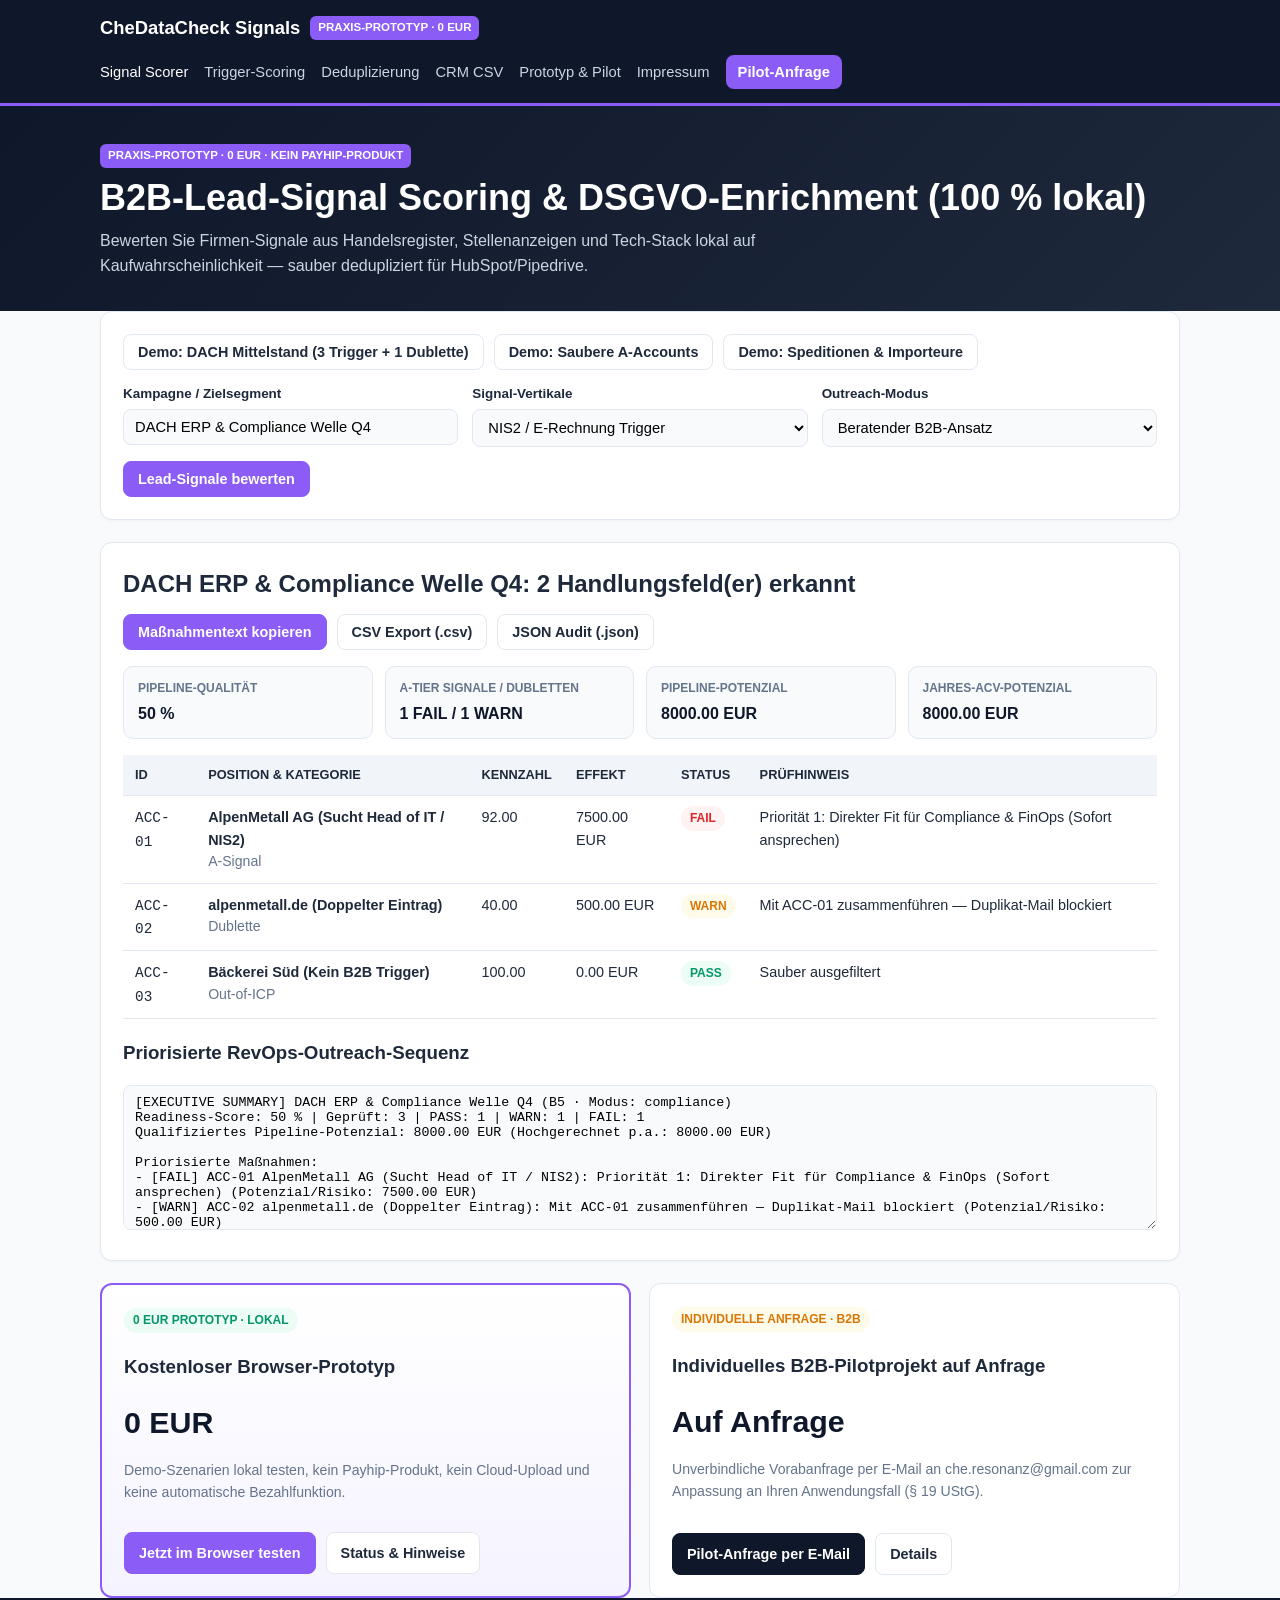
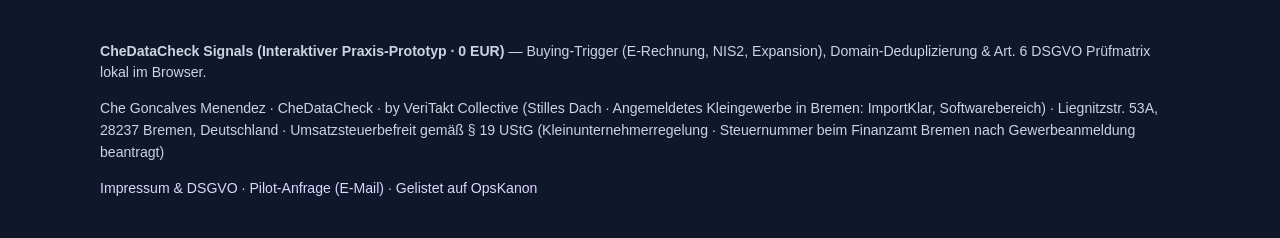
<file: index.html>
<!DOCTYPE html>
<html lang="de">
<head>
  <meta charset="utf-8" />
  <meta name="viewport" content="width=device-width, initial-scale=1" />
  <title>CheDataCheck Signals — Datensparsame B2B Buying-Signals (DSGVO-Check) &amp; RevOps Scoring</title>
  <meta name="description" content="Buying-Trigger (E-Rechnung, NIS2, Expansion), Domain-Deduplizierung &amp; Art. 6 DSGVO Prüfmatrix lokal im Browser." />
  <link rel="canonical" href="https://cheresonanz-design.github.io/chedatacheck-signal-enrichment/" />
  <link rel="stylesheet" href="assets/styles.css" />
  <script type="application/ld+json">{"@context": "https://schema.org", "@type": "SoftwareApplication", "name": "CheDataCheck Signals", "applicationCategory": "BusinessApplication", "offers": {"@type": "Offer", "price": "0", "priceCurrency": "EUR"}, "url": "https://cheresonanz-design.github.io/chedatacheck-signal-enrichment/"}</script>
</head>
<body>
  <header class="topbar">
    <div class="container topbar-inner">
      <a class="brand-mark" href="index.html"><span>CheDataCheck Signals</span><span class="brand-badge">PRAXIS-PROTOTYP · 0 EUR</span></a>
      <nav class="nav-links" aria-label="Hauptnavigation"><a href="index.html" class="active">Signal Scorer</a>
<a href="trigger-scoring/" class="">Trigger-Scoring</a>
<a href="dedupe-normalization/" class="">Deduplizierung</a>
<a href="crm-csv-export/" class="">CRM CSV</a>
<a href="pro/" class="">Prototyp &amp; Pilot</a>
<a href="legal/" class="">Impressum</a><a href="pro/" class="nav-cta">Pilot-Anfrage</a></nav>
    </div>
  </header>
  
  <section class="hero"><div class="container"><span class="brand-badge" style="margin-bottom:8px;display:inline-block;">PRAXIS-PROTOTYP · 0 EUR · KEIN PAYHIP-PRODUKT</span><h1>B2B-Lead-Signal Scoring &amp; DSGVO-Enrichment (100 % lokal)</h1><p>Bewerten Sie Firmen-Signale aus Handelsregister, Stellenanzeigen und Tech-Stack lokal auf Kaufwahrscheinlichkeit — sauber dedupliziert für HubSpot/Pipedrive.</p></div></section>
  <main class="container">
    <div class="card">
      <div class="btn-row" style="margin-top:0;margin-bottom:14px;">
        <button type="button" class="btn" id="sample1Btn">Demo: DACH Mittelstand (3 Trigger + 1 Dublette)</button>
        <button type="button" class="btn" id="sample2Btn">Demo: Saubere A-Accounts</button>
        <button type="button" class="btn" id="sample3Btn">Demo: Speditionen &amp; Importeure</button>
      </div>
      <div class="form-grid">
        <div><label for="profileInput">Kampagne / Zielsegment</label><input type="text" id="profileInput" /></div>
        <div><label for="modeSelect">Signal-Vertikale</label><select id="modeSelect"><option value="compliance">NIS2 / E-Rechnung Trigger</option><option value="expansion">Standort- &amp; Hiring-Signale</option><option value="logistics">Import-/Zoll-Vertikale</option></select></div>
        <div><label for="toneSelect">Outreach-Modus</label><select id="toneSelect"><option value="executive">Beratender B2B-Ansatz</option><option value="streng">Direkter ROI-Trigger</option></select></div>
      </div>
      <div class="btn-row"><button type="button" class="btn btn-primary" id="runCheckBtn">Lead-Signale bewerten</button></div>
    </div>

    <div id="resultCard" class="card hidden">
      <div style="display:flex;flex-wrap:wrap;justify-content:space-between;align-items:center;gap:12px;">
        <h2 id="resultHeadline" style="margin:0;">Ergebnis</h2>
        <div class="btn-row" style="margin:0;">
          <button type="button" class="btn btn-primary" id="copyActionBtn">Maßnahmentext kopieren</button>
          <button type="button" class="btn" id="dlCsvBtn">CSV Export (.csv)</button>
          <button type="button" class="btn" id="dlJsonBtn">JSON Audit (.json)</button>
        </div>
      </div>
      <div class="kpi-grid">
        <div class="kpi-box"><div class="kpi-label">Pipeline-Qualität</div><div class="kpi-val" id="kpi1Val">-</div></div>
        <div class="kpi-box"><div class="kpi-label">A-Tier Signale / Dubletten</div><div class="kpi-val" id="kpi2Val">-</div></div>
        <div class="kpi-box"><div class="kpi-label">Pipeline-Potenzial</div><div class="kpi-val" id="kpi3Val">-</div></div>
        <div class="kpi-box"><div class="kpi-label">Jahres-ACV-Potenzial</div><div class="kpi-val" id="kpi4Val">-</div></div>
      </div>
      <div class="table-wrap"><table><thead><tr><th>ID</th><th>Position &amp; Kategorie</th><th>Kennzahl</th><th>Effekt</th><th>Status</th><th>Prüfhinweis</th></tr></thead><tbody id="entriesBody"></tbody></table></div>
      <h3>Priorisierte RevOps-Outreach-Sequenz</h3>
      <textarea id="actionBox" readonly aria-label="Maßnahmentext"></textarea>
    </div>

    <div class="pricing-grid">
      <div class="offer-card highlight"><div><span class="badge badge-pass">0 EUR PROTOTYP · LOKAL</span><h3>Kostenloser Browser-Prototyp</h3><div class="offer-price">0 EUR</div><p class="muted">Demo-Szenarien lokal testen, kein Payhip-Produkt, kein Cloud-Upload und keine automatische Bezahlfunktion.</p></div><div class="btn-row"><a href="#top" class="btn btn-primary">Jetzt im Browser testen</a><a href="pro/" class="btn">Status &amp; Hinweise</a></div></div>
      <div class="offer-card"><div><span class="badge badge-warn">INDIVIDUELLE ANFRAGE · B2B</span><h3>Individuelles B2B-Pilotprojekt auf Anfrage</h3><div class="offer-price">Auf Anfrage</div><p class="muted">Unverbindliche Vorabanfrage per E-Mail an che.resonanz@gmail.com zur Anpassung an Ihren Anwendungsfall (§ 19 UStG).</p></div><div class="btn-row"><a href="mailto:che.resonanz@gmail.com?subject=Unverbindliche%20B2B-Pilotanfrage%3A%20CheDataCheck%20Signals" class="btn btn-dark">Pilot-Anfrage per E-Mail</a><a href="pro/" class="btn">Details</a></div></div>
    </div>
  </main>
  <footer class="footer">
    <div class="container">
      <p><strong>CheDataCheck Signals (Interaktiver Praxis-Prototyp · 0 EUR)</strong> — Buying-Trigger (E-Rechnung, NIS2, Expansion), Domain-Deduplizierung &amp; Art. 6 DSGVO Prüfmatrix lokal im Browser.</p>
      <p>Che Goncalves Menendez · CheDataCheck · by VeriTakt Collective (Stilles Dach · Angemeldetes Kleingewerbe in Bremen: ImportKlar, Softwarebereich) · Liegnitzstr. 53A, 28237 Bremen, Deutschland · Umsatzsteuerbefreit gemäß § 19 UStG (Kleinunternehmerregelung · Steuernummer beim Finanzamt Bremen nach Gewerbeanmeldung beantragt)</p>
      <p><a href="legal/">Impressum &amp; DSGVO</a> · <a href="pro/">Pilot-Anfrage (E-Mail)</a> · <a href="https://cheresonanz-design.github.io/opskanon-directory/" target="_blank" rel="noopener">Gelistet auf OpsKanon</a></p>
    </div>
  </footer>
  <script src="assets/b2b_signals_engine.js"></script><script src="assets/app.js"></script>
</body>
</html>
</file>
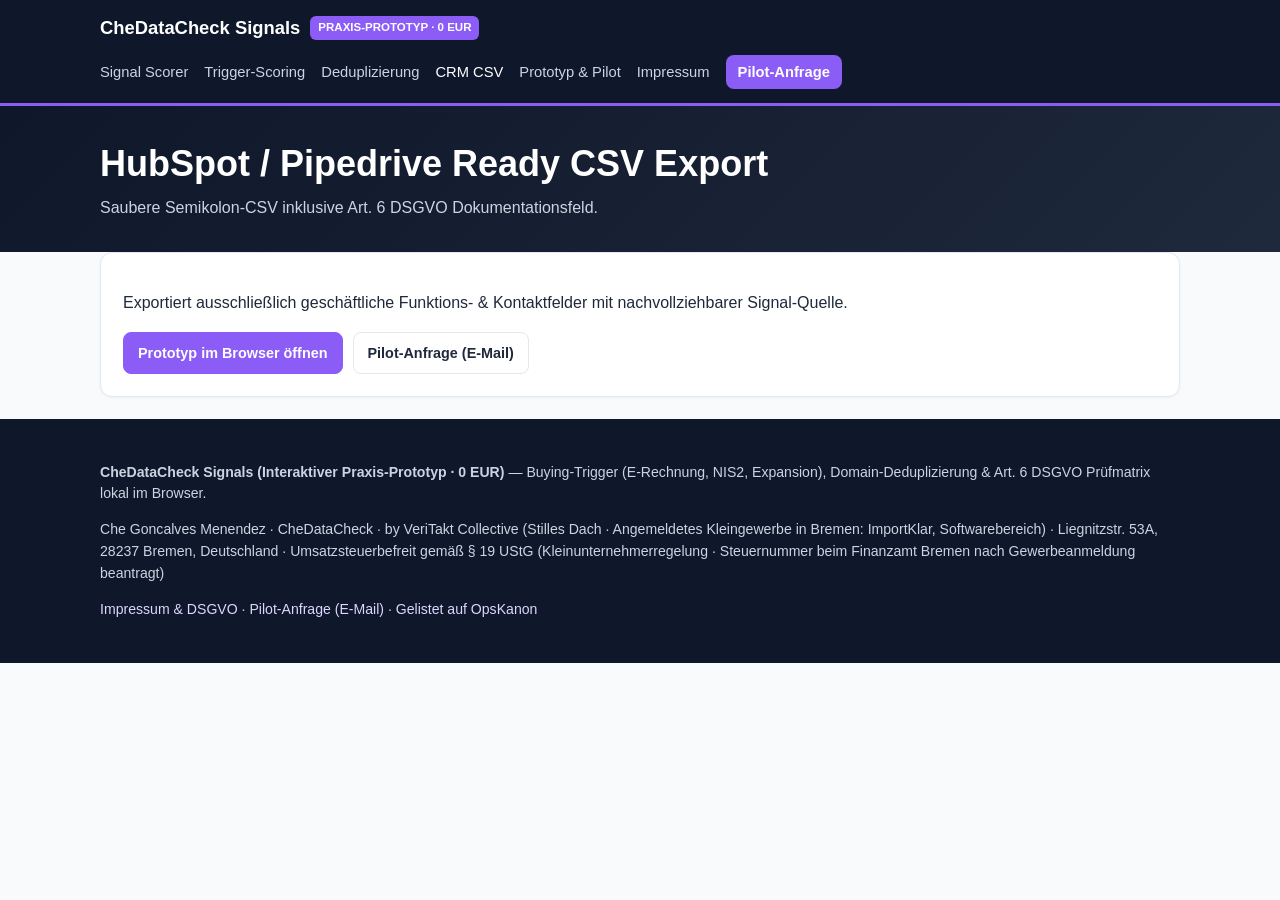
<file: crm-csv-export/index.html>
<!DOCTYPE html>
<html lang="de">
<head>
  <meta charset="utf-8" />
  <meta name="viewport" content="width=device-width, initial-scale=1" />
  <title>HubSpot / Pipedrive Ready CSV Export — CheDataCheck Signals</title>
  <meta name="description" content="Saubere Semikolon-CSV inklusive Art. 6 DSGVO Dokumentationsfeld." />
  <link rel="canonical" href="https://cheresonanz-design.github.io/chedatacheck-signal-enrichment/crm-csv-export/" />
  <link rel="stylesheet" href="../assets/styles.css" />
  
</head>
<body>
  <header class="topbar">
    <div class="container topbar-inner">
      <a class="brand-mark" href="../index.html"><span>CheDataCheck Signals</span><span class="brand-badge">PRAXIS-PROTOTYP · 0 EUR</span></a>
      <nav class="nav-links" aria-label="Hauptnavigation"><a href="../index.html" class="">Signal Scorer</a>
<a href="../trigger-scoring/" class="">Trigger-Scoring</a>
<a href="../dedupe-normalization/" class="">Deduplizierung</a>
<a href="../crm-csv-export/" class="active">CRM CSV</a>
<a href="../pro/" class="">Prototyp &amp; Pilot</a>
<a href="../legal/" class="">Impressum</a><a href="../pro/" class="nav-cta">Pilot-Anfrage</a></nav>
    </div>
  </header>
  <section class="hero"><div class="container"><h1>HubSpot / Pipedrive Ready CSV Export</h1><p>Saubere Semikolon-CSV inklusive Art. 6 DSGVO Dokumentationsfeld.</p></div></section><main class="container"><div class="card"><p>Exportiert ausschließlich geschäftliche Funktions- &amp; Kontaktfelder mit nachvollziehbarer Signal-Quelle.</p><div class="btn-row"><a href="../index.html" class="btn btn-primary">Prototyp im Browser öffnen</a><a href="../pro/" class="btn">Pilot-Anfrage (E-Mail)</a></div></div></main>
  <footer class="footer">
    <div class="container">
      <p><strong>CheDataCheck Signals (Interaktiver Praxis-Prototyp · 0 EUR)</strong> — Buying-Trigger (E-Rechnung, NIS2, Expansion), Domain-Deduplizierung &amp; Art. 6 DSGVO Prüfmatrix lokal im Browser.</p>
      <p>Che Goncalves Menendez · CheDataCheck · by VeriTakt Collective (Stilles Dach · Angemeldetes Kleingewerbe in Bremen: ImportKlar, Softwarebereich) · Liegnitzstr. 53A, 28237 Bremen, Deutschland · Umsatzsteuerbefreit gemäß § 19 UStG (Kleinunternehmerregelung · Steuernummer beim Finanzamt Bremen nach Gewerbeanmeldung beantragt)</p>
      <p><a href="../legal/">Impressum &amp; DSGVO</a> · <a href="../pro/">Pilot-Anfrage (E-Mail)</a> · <a href="https://cheresonanz-design.github.io/opskanon-directory/" target="_blank" rel="noopener">Gelistet auf OpsKanon</a></p>
    </div>
  </footer>
  
</body>
</html>
</file>
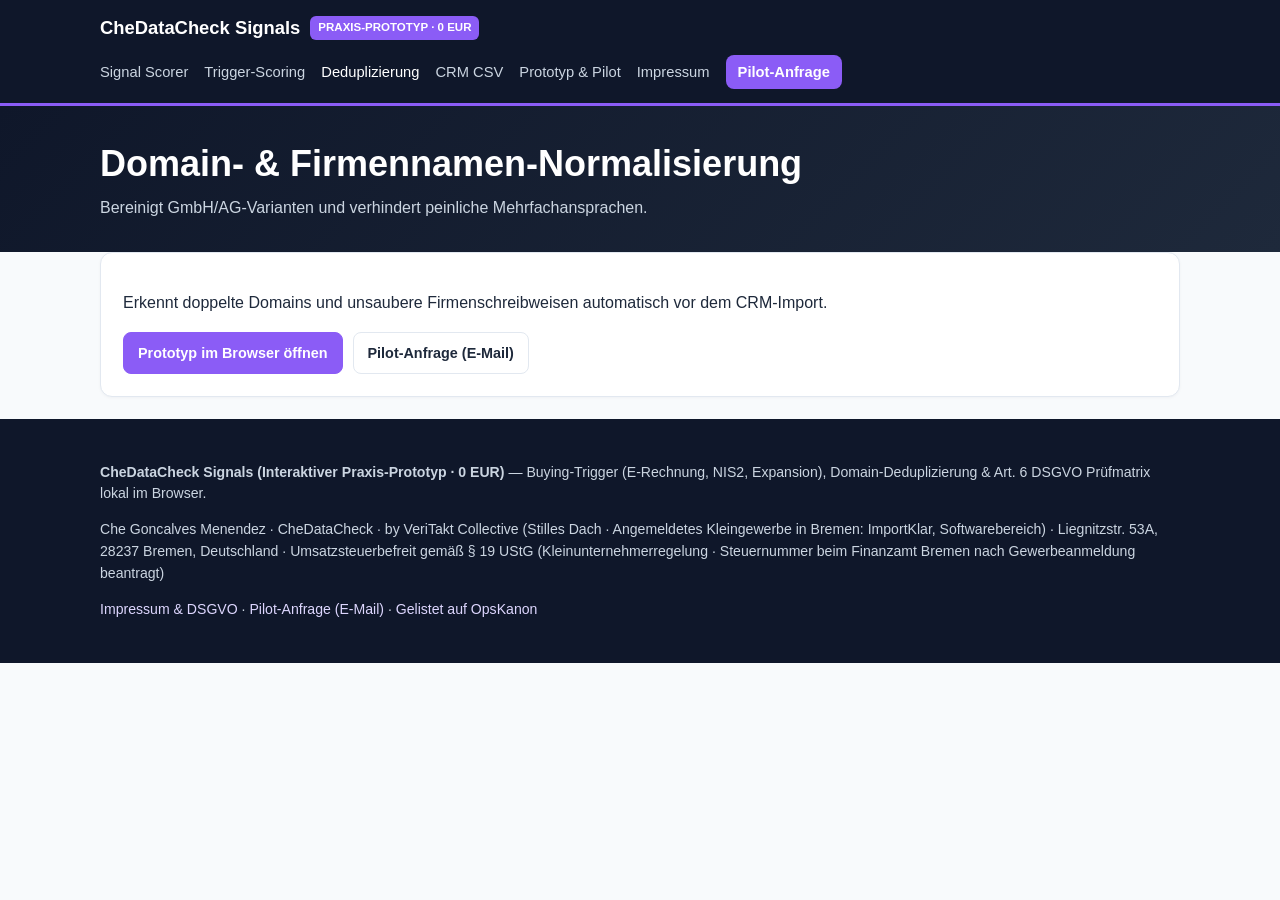
<file: dedupe-normalization/index.html>
<!DOCTYPE html>
<html lang="de">
<head>
  <meta charset="utf-8" />
  <meta name="viewport" content="width=device-width, initial-scale=1" />
  <title>Domain- &amp; Firmennamen-Normalisierung — CheDataCheck Signals</title>
  <meta name="description" content="Bereinigt GmbH/AG-Varianten und verhindert peinliche Mehrfachansprachen." />
  <link rel="canonical" href="https://cheresonanz-design.github.io/chedatacheck-signal-enrichment/dedupe-normalization/" />
  <link rel="stylesheet" href="../assets/styles.css" />
  
</head>
<body>
  <header class="topbar">
    <div class="container topbar-inner">
      <a class="brand-mark" href="../index.html"><span>CheDataCheck Signals</span><span class="brand-badge">PRAXIS-PROTOTYP · 0 EUR</span></a>
      <nav class="nav-links" aria-label="Hauptnavigation"><a href="../index.html" class="">Signal Scorer</a>
<a href="../trigger-scoring/" class="">Trigger-Scoring</a>
<a href="../dedupe-normalization/" class="active">Deduplizierung</a>
<a href="../crm-csv-export/" class="">CRM CSV</a>
<a href="../pro/" class="">Prototyp &amp; Pilot</a>
<a href="../legal/" class="">Impressum</a><a href="../pro/" class="nav-cta">Pilot-Anfrage</a></nav>
    </div>
  </header>
  <section class="hero"><div class="container"><h1>Domain- &amp; Firmennamen-Normalisierung</h1><p>Bereinigt GmbH/AG-Varianten und verhindert peinliche Mehrfachansprachen.</p></div></section><main class="container"><div class="card"><p>Erkennt doppelte Domains und unsaubere Firmenschreibweisen automatisch vor dem CRM-Import.</p><div class="btn-row"><a href="../index.html" class="btn btn-primary">Prototyp im Browser öffnen</a><a href="../pro/" class="btn">Pilot-Anfrage (E-Mail)</a></div></div></main>
  <footer class="footer">
    <div class="container">
      <p><strong>CheDataCheck Signals (Interaktiver Praxis-Prototyp · 0 EUR)</strong> — Buying-Trigger (E-Rechnung, NIS2, Expansion), Domain-Deduplizierung &amp; Art. 6 DSGVO Prüfmatrix lokal im Browser.</p>
      <p>Che Goncalves Menendez · CheDataCheck · by VeriTakt Collective (Stilles Dach · Angemeldetes Kleingewerbe in Bremen: ImportKlar, Softwarebereich) · Liegnitzstr. 53A, 28237 Bremen, Deutschland · Umsatzsteuerbefreit gemäß § 19 UStG (Kleinunternehmerregelung · Steuernummer beim Finanzamt Bremen nach Gewerbeanmeldung beantragt)</p>
      <p><a href="../legal/">Impressum &amp; DSGVO</a> · <a href="../pro/">Pilot-Anfrage (E-Mail)</a> · <a href="https://cheresonanz-design.github.io/opskanon-directory/" target="_blank" rel="noopener">Gelistet auf OpsKanon</a></p>
    </div>
  </footer>
  
</body>
</html>
</file>
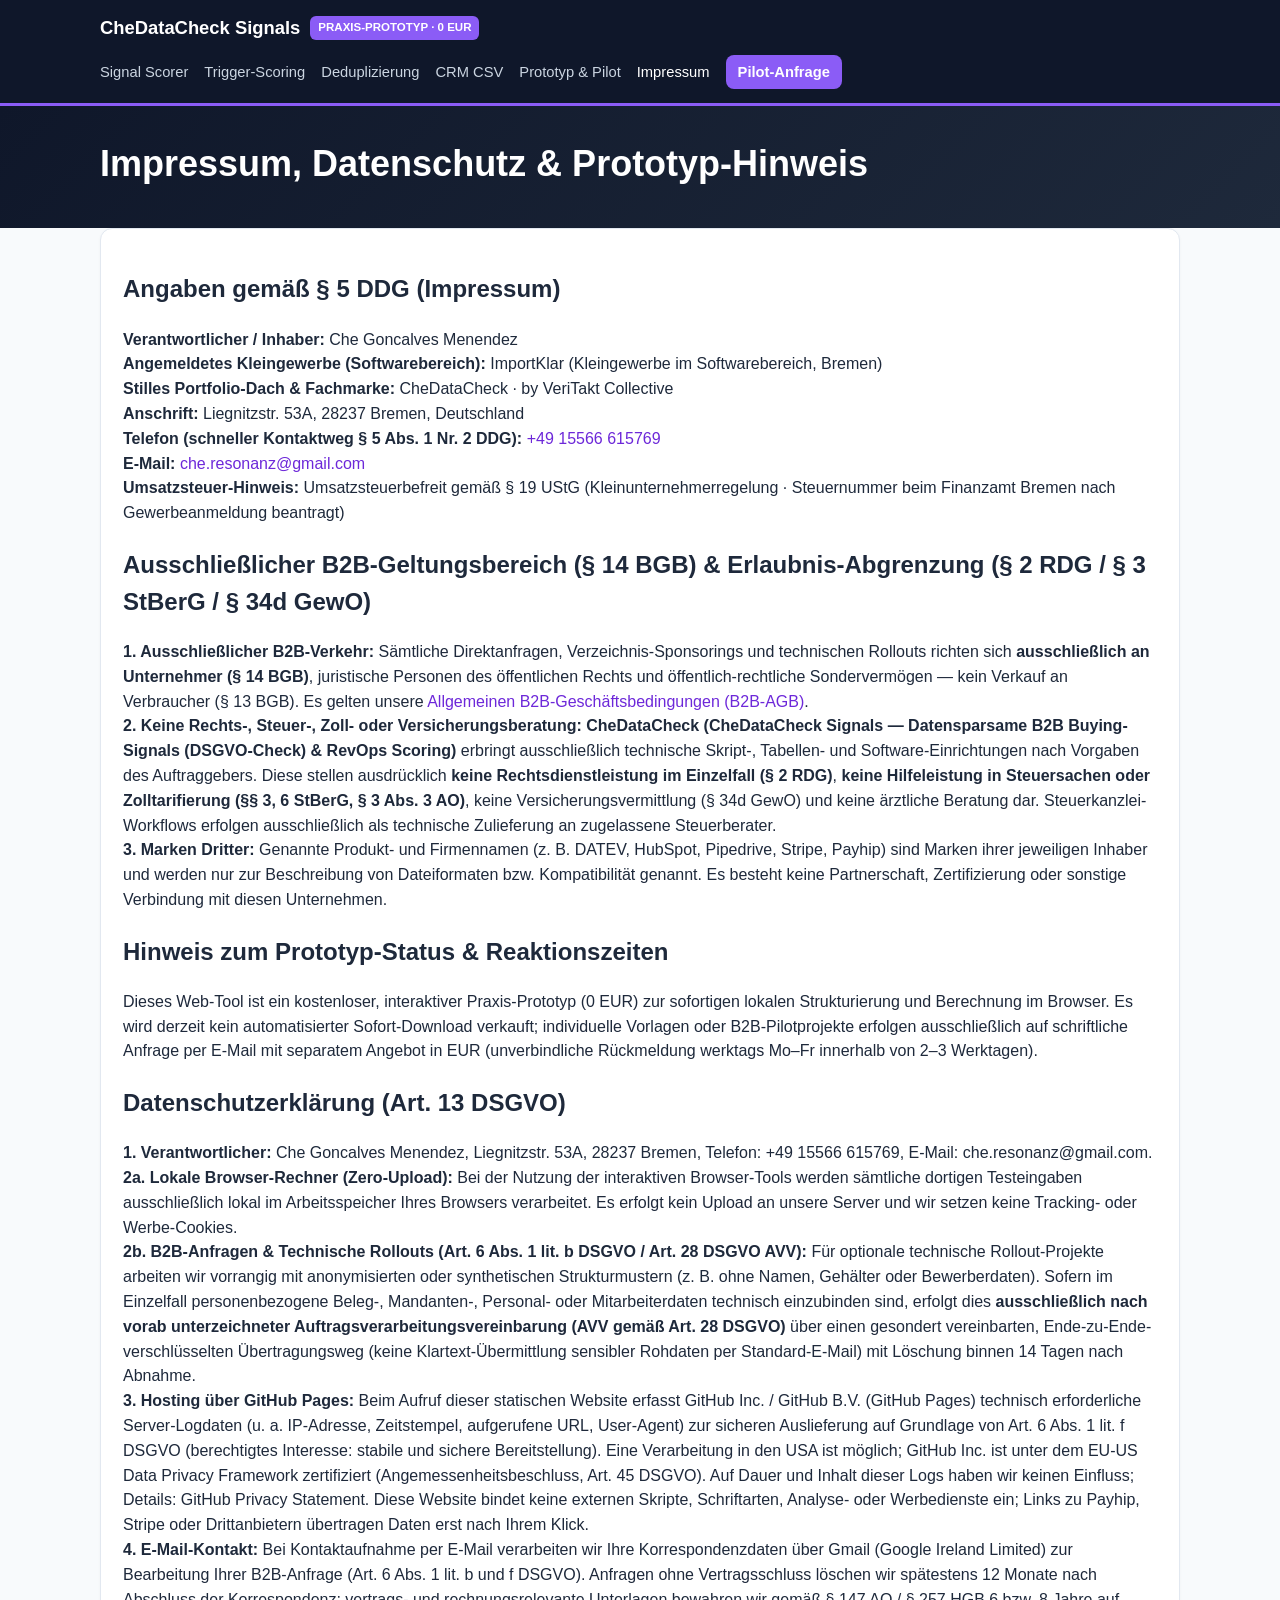
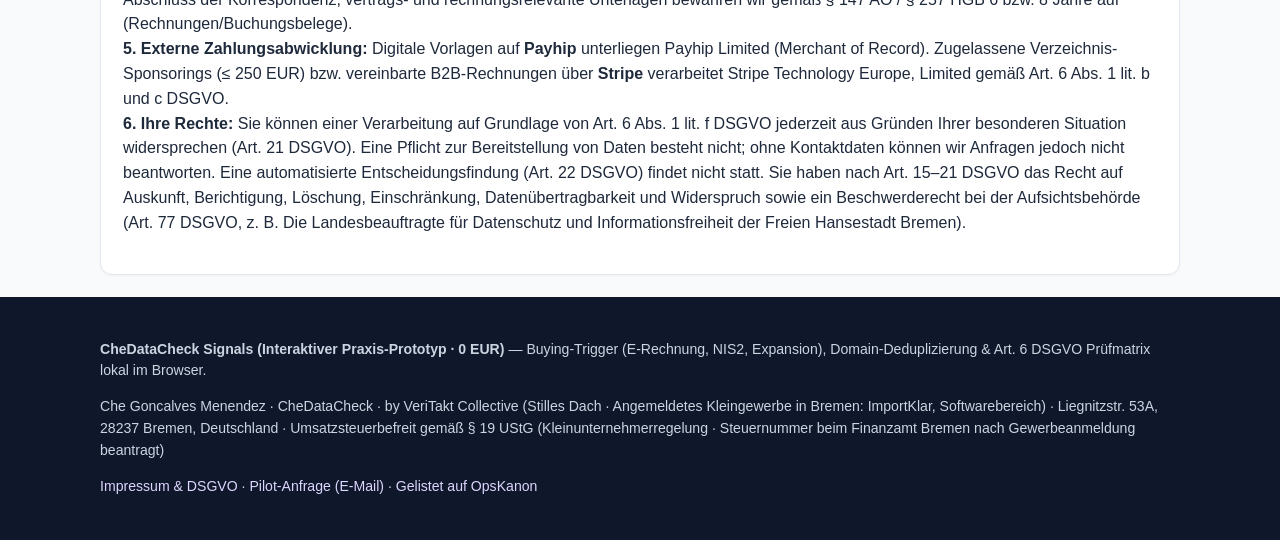
<file: legal/index.html>
<!DOCTYPE html>
<html lang="de">
<head>
  <meta charset="utf-8" />
  <meta name="viewport" content="width=device-width, initial-scale=1" />
  <title>Impressum &amp; Datenschutz — CheDataCheck Signals</title>
  <meta name="description" content="Anbieterkennzeichnung § 5 DDG &amp; Art. 13 DSGVO." />
  <link rel="canonical" href="https://cheresonanz-design.github.io/chedatacheck-signal-enrichment/legal/" />
  <link rel="stylesheet" href="../assets/styles.css" />
  
</head>
<body>
  <header class="topbar">
    <div class="container topbar-inner">
      <a class="brand-mark" href="../index.html"><span>CheDataCheck Signals</span><span class="brand-badge">PRAXIS-PROTOTYP · 0 EUR</span></a>
      <nav class="nav-links" aria-label="Hauptnavigation"><a href="../index.html" class="">Signal Scorer</a>
<a href="../trigger-scoring/" class="">Trigger-Scoring</a>
<a href="../dedupe-normalization/" class="">Deduplizierung</a>
<a href="../crm-csv-export/" class="">CRM CSV</a>
<a href="../pro/" class="">Prototyp &amp; Pilot</a>
<a href="../legal/" class="active">Impressum</a><a href="../pro/" class="nav-cta">Pilot-Anfrage</a></nav>
    </div>
  </header>
  <section class="hero"><div class="container"><h1>Impressum, Datenschutz &amp; Prototyp-Hinweis</h1></div></section><main class="container">
    <div class="card">
      <h2>Angaben gemäß § 5 DDG (Impressum)</h2>
      <p>
        <strong>Verantwortlicher / Inhaber:</strong> Che Goncalves Menendez<br />
        <strong>Angemeldetes Kleingewerbe (Softwarebereich):</strong> ImportKlar (Kleingewerbe im Softwarebereich, Bremen)<br />
        <strong>Stilles Portfolio-Dach &amp; Fachmarke:</strong> CheDataCheck · by VeriTakt Collective<br />
        <strong>Anschrift:</strong> Liegnitzstr. 53A, 28237 Bremen, Deutschland<br />
        <strong>Telefon (schneller Kontaktweg § 5 Abs. 1 Nr. 2 DDG):</strong> <a href="tel:+4915566615769">+49 15566 615769</a><br />
        <strong>E-Mail:</strong> <a href="mailto:che.resonanz@gmail.com">che.resonanz@gmail.com</a><br />
        <strong>Umsatzsteuer-Hinweis:</strong> Umsatzsteuerbefreit gemäß § 19 UStG (Kleinunternehmerregelung · Steuernummer beim Finanzamt Bremen nach Gewerbeanmeldung beantragt)
      </p>

      <h2>Ausschließlicher B2B-Geltungsbereich (§ 14 BGB) &amp; Erlaubnis-Abgrenzung (§ 2 RDG / § 3 StBerG / § 34d GewO)</h2>
      <p>
        <strong>1. Ausschließlicher B2B-Verkehr:</strong> Sämtliche Direktanfragen, Verzeichnis-Sponsorings und technischen Rollouts richten sich
        <strong>ausschließlich an Unternehmer (§ 14 BGB)</strong>, juristische Personen des öffentlichen Rechts und öffentlich-rechtliche Sondervermögen — kein Verkauf an Verbraucher (§ 13 BGB).
        Es gelten unsere <a href="https://cheresonanz-design.github.io/opskanon-directory/agb/" target="_blank" rel="noopener">Allgemeinen B2B-Geschäftsbedingungen (B2B-AGB)</a>.<br />
        <strong>2. Keine Rechts-, Steuer-, Zoll- oder Versicherungsberatung:</strong> <strong>CheDataCheck (CheDataCheck Signals — Datensparsame B2B Buying-Signals (DSGVO-Check) &amp; RevOps Scoring)</strong> erbringt ausschließlich
        technische Skript-, Tabellen- und Software-Einrichtungen nach Vorgaben des Auftraggebers. Diese stellen ausdrücklich <strong>keine Rechtsdienstleistung im Einzelfall (§ 2 RDG)</strong>,
        <strong>keine Hilfeleistung in Steuersachen oder Zolltarifierung (§§ 3, 6 StBerG, § 3 Abs. 3 AO)</strong>, keine Versicherungsvermittlung (§ 34d GewO) und keine ärztliche Beratung dar.
        Steuerkanzlei-Workflows erfolgen ausschließlich als technische Zulieferung an zugelassene Steuerberater.<br />
        <strong>3. Marken Dritter:</strong> Genannte Produkt- und Firmennamen (z. B. DATEV, HubSpot, Pipedrive, Stripe, Payhip) sind Marken ihrer jeweiligen Inhaber
        und werden nur zur Beschreibung von Dateiformaten bzw. Kompatibilität genannt. Es besteht keine Partnerschaft, Zertifizierung oder sonstige Verbindung mit diesen Unternehmen.
      </p>
      
      <h2>Hinweis zum Prototyp-Status &amp; Reaktionszeiten</h2>
      <p>
        Dieses Web-Tool ist ein kostenloser, interaktiver Praxis-Prototyp (0 EUR) zur sofortigen lokalen Strukturierung und Berechnung im Browser.
        Es wird derzeit kein automatisierter Sofort-Download verkauft; individuelle Vorlagen oder B2B-Pilotprojekte erfolgen ausschließlich
        auf schriftliche Anfrage per E-Mail mit separatem Angebot in EUR (unverbindliche Rückmeldung werktags Mo–Fr innerhalb von 2–3 Werktagen).
      </p>

      <h2>Datenschutzerklärung (Art. 13 DSGVO)</h2>
      <p>
        <strong>1. Verantwortlicher:</strong> Che Goncalves Menendez, Liegnitzstr. 53A, 28237 Bremen, Telefon: +49 15566 615769, E-Mail: che.resonanz@gmail.com.<br />
        <strong>2a. Lokale Browser-Rechner (Zero-Upload):</strong> Bei der Nutzung der interaktiven Browser-Tools werden sämtliche dortigen Testeingaben
        ausschließlich lokal im Arbeitsspeicher Ihres Browsers verarbeitet. Es erfolgt kein Upload an unsere Server und wir setzen keine Tracking- oder Werbe-Cookies.<br />
        <strong>2b. B2B-Anfragen &amp; Technische Rollouts (Art. 6 Abs. 1 lit. b DSGVO / Art. 28 DSGVO AVV):</strong> Für optionale technische Rollout-Projekte arbeiten wir
        vorrangig mit anonymisierten oder synthetischen Strukturmustern (z. B. ohne Namen, Gehälter oder Bewerberdaten). Sofern im Einzelfall personenbezogene Beleg-, Mandanten-,
        Personal- oder Mitarbeiterdaten technisch einzubinden sind, erfolgt dies <strong>ausschließlich nach vorab unterzeichneter Auftragsverarbeitungsvereinbarung (AVV gemäß Art. 28 DSGVO)</strong>
        über einen gesondert vereinbarten, Ende-zu-Ende-verschlüsselten Übertragungsweg (keine Klartext-Übermittlung sensibler Rohdaten per Standard-E-Mail) mit Löschung binnen 14 Tagen nach Abnahme.<br />
        <strong>3. Hosting über GitHub Pages:</strong> Beim Aufruf dieser statischen Website erfasst GitHub Inc. / GitHub B.V. (GitHub Pages) technisch erforderliche
        Server-Logdaten (u. a. IP-Adresse, Zeitstempel, aufgerufene URL, User-Agent) zur sicheren Auslieferung auf Grundlage von Art. 6 Abs. 1 lit. f DSGVO
        (berechtigtes Interesse: stabile und sichere Bereitstellung). Eine Verarbeitung in den USA ist möglich; GitHub Inc. ist unter dem EU-US Data Privacy Framework
        zertifiziert (Angemessenheitsbeschluss, Art. 45 DSGVO). Auf Dauer und Inhalt dieser Logs haben wir keinen Einfluss; Details: GitHub Privacy Statement.
        Diese Website bindet keine externen Skripte, Schriftarten, Analyse- oder Werbedienste ein; Links zu Payhip, Stripe oder Drittanbietern übertragen Daten erst nach Ihrem Klick.<br />
        <strong>4. E-Mail-Kontakt:</strong> Bei Kontaktaufnahme per E-Mail verarbeiten wir Ihre Korrespondenzdaten über Gmail (Google Ireland Limited) zur Bearbeitung Ihrer B2B-Anfrage (Art. 6 Abs. 1 lit. b und f DSGVO). Anfragen ohne Vertragsschluss löschen wir spätestens 12 Monate nach Abschluss der Korrespondenz;
        vertrags- und rechnungsrelevante Unterlagen bewahren wir gemäß § 147 AO / § 257 HGB 6 bzw. 8 Jahre auf (Rechnungen/Buchungsbelege).<br />
        <strong>5. Externe Zahlungsabwicklung:</strong> Digitale Vorlagen auf <strong>Payhip</strong> unterliegen Payhip Limited (Merchant of Record). Zugelassene Verzeichnis-Sponsorings (&le; 250 EUR) bzw. vereinbarte B2B-Rechnungen über <strong>Stripe</strong> verarbeitet Stripe Technology Europe, Limited gemäß Art. 6 Abs. 1 lit. b und c DSGVO.<br />
        <strong>6. Ihre Rechte:</strong> Sie können einer Verarbeitung auf Grundlage von Art. 6 Abs. 1 lit. f DSGVO jederzeit aus Gründen Ihrer besonderen Situation widersprechen (Art. 21 DSGVO).
        Eine Pflicht zur Bereitstellung von Daten besteht nicht; ohne Kontaktdaten können wir Anfragen jedoch nicht beantworten. Eine automatisierte Entscheidungsfindung (Art. 22 DSGVO) findet nicht statt.
        Sie haben nach Art. 15–21 DSGVO das Recht auf Auskunft, Berichtigung, Löschung, Einschränkung, Datenübertragbarkeit und Widerspruch sowie ein Beschwerderecht bei der Aufsichtsbehörde (Art. 77 DSGVO, z. B. Die Landesbeauftragte für Datenschutz und Informationsfreiheit der Freien Hansestadt Bremen).
      </p>
    </div>
    </main>
  <footer class="footer">
    <div class="container">
      <p><strong>CheDataCheck Signals (Interaktiver Praxis-Prototyp · 0 EUR)</strong> — Buying-Trigger (E-Rechnung, NIS2, Expansion), Domain-Deduplizierung &amp; Art. 6 DSGVO Prüfmatrix lokal im Browser.</p>
      <p>Che Goncalves Menendez · CheDataCheck · by VeriTakt Collective (Stilles Dach · Angemeldetes Kleingewerbe in Bremen: ImportKlar, Softwarebereich) · Liegnitzstr. 53A, 28237 Bremen, Deutschland · Umsatzsteuerbefreit gemäß § 19 UStG (Kleinunternehmerregelung · Steuernummer beim Finanzamt Bremen nach Gewerbeanmeldung beantragt)</p>
      <p><a href="../legal/">Impressum &amp; DSGVO</a> · <a href="../pro/">Pilot-Anfrage (E-Mail)</a> · <a href="https://cheresonanz-design.github.io/opskanon-directory/" target="_blank" rel="noopener">Gelistet auf OpsKanon</a></p>
    </div>
  </footer>
  
</body>
</html>
</file>
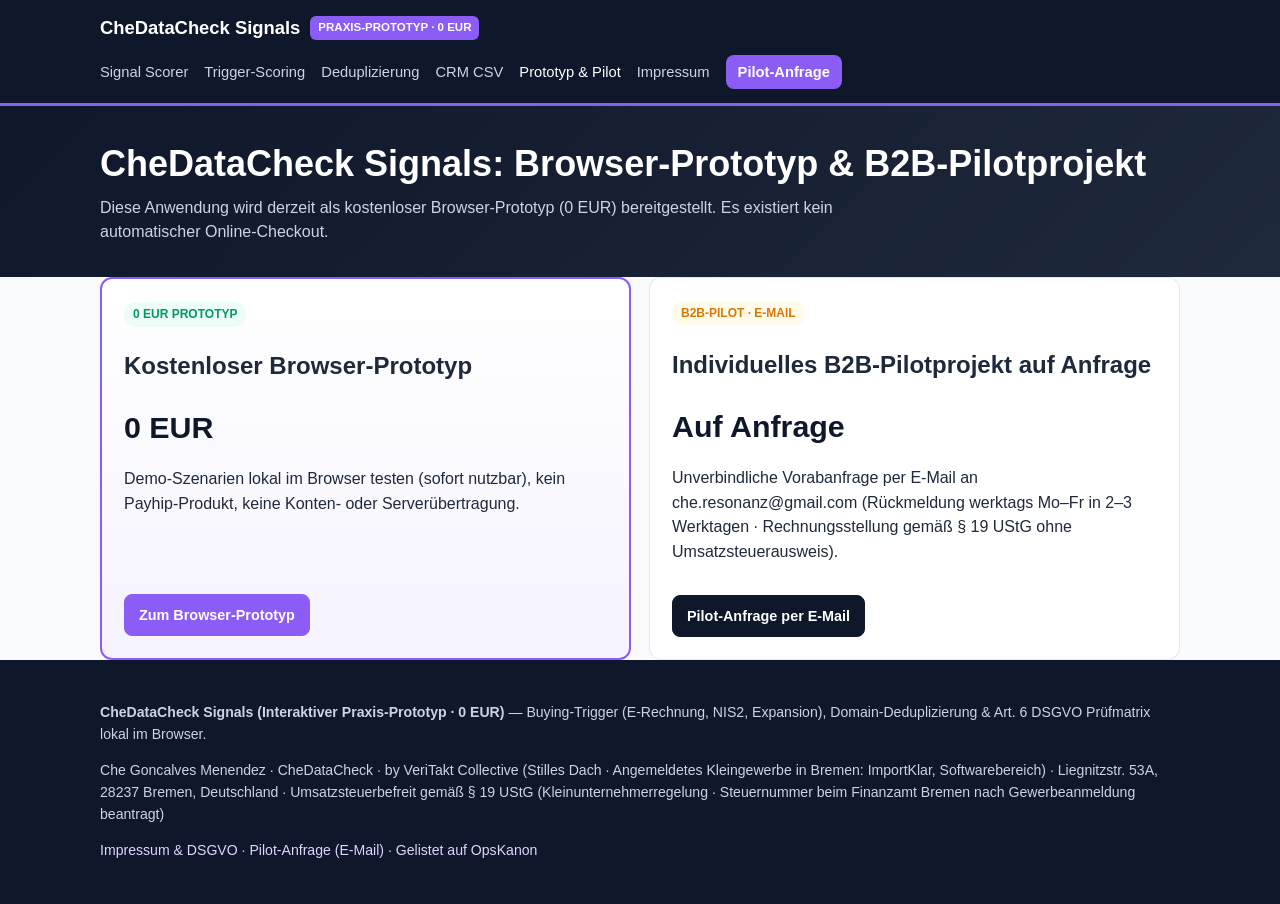
<file: pro/index.html>
<!DOCTYPE html>
<html lang="de">
<head>
  <meta charset="utf-8" />
  <meta name="viewport" content="width=device-width, initial-scale=1" />
  <title>CheDataCheck Signals — Kostenloser Browser-Prototyp &amp; B2B-Pilotanfrage</title>
  <meta name="description" content="Transparenter Prototyp-Status für CheDataCheck Signals ohne Payhip-Checkout." />
  <link rel="canonical" href="https://cheresonanz-design.github.io/chedatacheck-signal-enrichment/pro/" />
  <link rel="stylesheet" href="../assets/styles.css" />
  
</head>
<body>
  <header class="topbar">
    <div class="container topbar-inner">
      <a class="brand-mark" href="../index.html"><span>CheDataCheck Signals</span><span class="brand-badge">PRAXIS-PROTOTYP · 0 EUR</span></a>
      <nav class="nav-links" aria-label="Hauptnavigation"><a href="../index.html" class="">Signal Scorer</a>
<a href="../trigger-scoring/" class="">Trigger-Scoring</a>
<a href="../dedupe-normalization/" class="">Deduplizierung</a>
<a href="../crm-csv-export/" class="">CRM CSV</a>
<a href="../pro/" class="active">Prototyp &amp; Pilot</a>
<a href="../legal/" class="">Impressum</a><a href="../pro/" class="nav-cta">Pilot-Anfrage</a></nav>
    </div>
  </header>
  <section class="hero"><div class="container"><h1>CheDataCheck Signals: Browser-Prototyp &amp; B2B-Pilotprojekt</h1><p>Diese Anwendung wird derzeit als kostenloser Browser-Prototyp (0 EUR) bereitgestellt. Es existiert kein automatischer Online-Checkout.</p></div></section><main class="container"><div class="pricing-grid"><div class="offer-card highlight"><div><span class="badge badge-pass">0 EUR PROTOTYP</span><h2>Kostenloser Browser-Prototyp</h2><div class="offer-price">0 EUR</div><p>Demo-Szenarien lokal im Browser testen (sofort nutzbar), kein Payhip-Produkt, keine Konten- oder Serverübertragung.</p></div><div class="btn-row"><a href="../index.html" class="btn btn-primary">Zum Browser-Prototyp</a></div></div><div class="offer-card"><div><span class="badge badge-warn">B2B-PILOT · E-MAIL</span><h2>Individuelles B2B-Pilotprojekt auf Anfrage</h2><div class="offer-price">Auf Anfrage</div><p>Unverbindliche Vorabanfrage per E-Mail an che.resonanz@gmail.com (Rückmeldung werktags Mo–Fr in 2–3 Werktagen · Rechnungsstellung gemäß § 19 UStG ohne Umsatzsteuerausweis).</p></div><div class="btn-row"><a href="mailto:che.resonanz@gmail.com?subject=Unverbindliche%20B2B-Pilotanfrage%3A%20CheDataCheck%20Signals" class="btn btn-dark">Pilot-Anfrage per E-Mail</a></div></div></div></main>
  <footer class="footer">
    <div class="container">
      <p><strong>CheDataCheck Signals (Interaktiver Praxis-Prototyp · 0 EUR)</strong> — Buying-Trigger (E-Rechnung, NIS2, Expansion), Domain-Deduplizierung &amp; Art. 6 DSGVO Prüfmatrix lokal im Browser.</p>
      <p>Che Goncalves Menendez · CheDataCheck · by VeriTakt Collective (Stilles Dach · Angemeldetes Kleingewerbe in Bremen: ImportKlar, Softwarebereich) · Liegnitzstr. 53A, 28237 Bremen, Deutschland · Umsatzsteuerbefreit gemäß § 19 UStG (Kleinunternehmerregelung · Steuernummer beim Finanzamt Bremen nach Gewerbeanmeldung beantragt)</p>
      <p><a href="../legal/">Impressum &amp; DSGVO</a> · <a href="../pro/">Pilot-Anfrage (E-Mail)</a> · <a href="https://cheresonanz-design.github.io/opskanon-directory/" target="_blank" rel="noopener">Gelistet auf OpsKanon</a></p>
    </div>
  </footer>
  
</body>
</html>
</file>
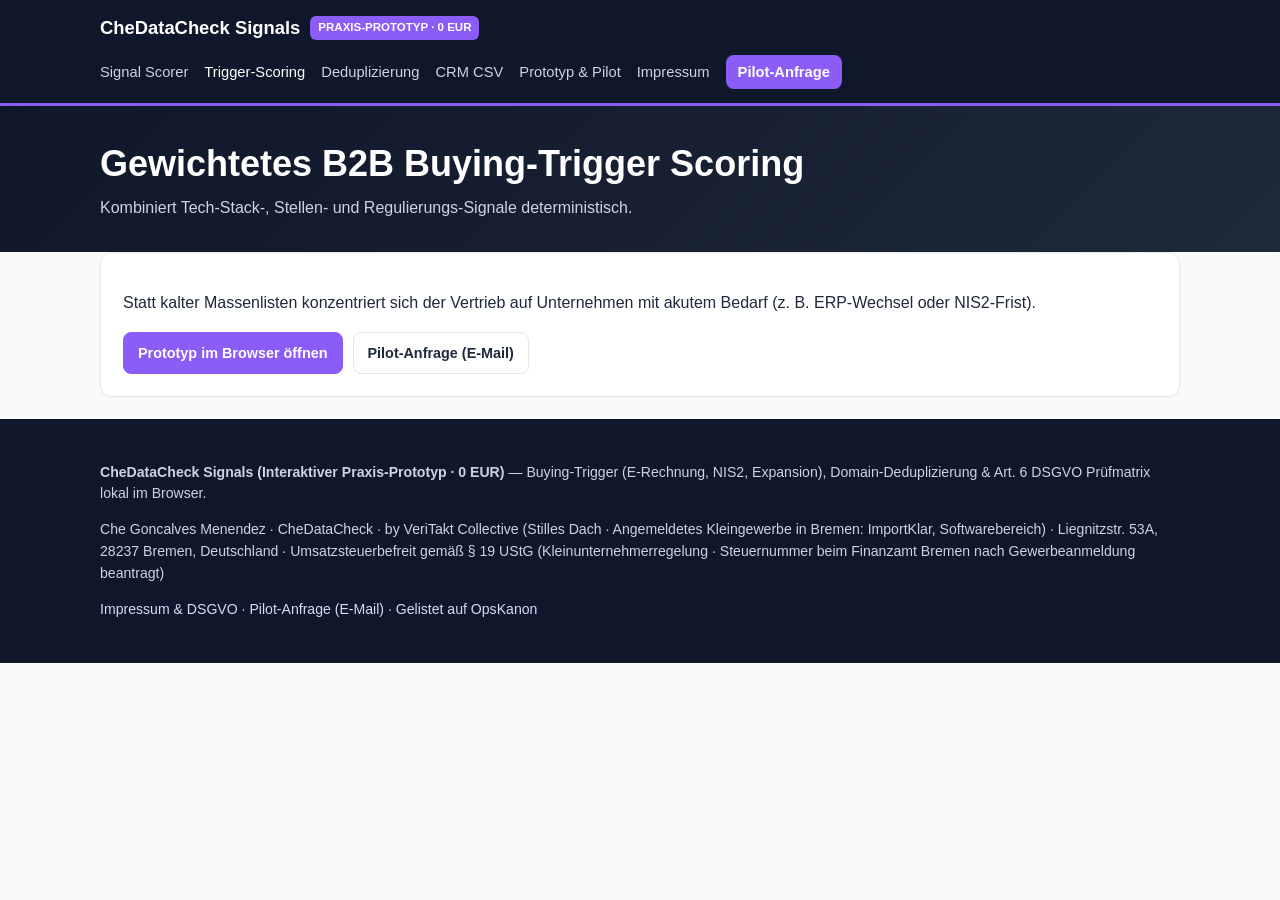
<file: trigger-scoring/index.html>
<!DOCTYPE html>
<html lang="de">
<head>
  <meta charset="utf-8" />
  <meta name="viewport" content="width=device-width, initial-scale=1" />
  <title>Gewichtetes B2B Buying-Trigger Scoring — CheDataCheck Signals</title>
  <meta name="description" content="Kombiniert Tech-Stack-, Stellen- und Regulierungs-Signale deterministisch." />
  <link rel="canonical" href="https://cheresonanz-design.github.io/chedatacheck-signal-enrichment/trigger-scoring/" />
  <link rel="stylesheet" href="../assets/styles.css" />
  
</head>
<body>
  <header class="topbar">
    <div class="container topbar-inner">
      <a class="brand-mark" href="../index.html"><span>CheDataCheck Signals</span><span class="brand-badge">PRAXIS-PROTOTYP · 0 EUR</span></a>
      <nav class="nav-links" aria-label="Hauptnavigation"><a href="../index.html" class="">Signal Scorer</a>
<a href="../trigger-scoring/" class="active">Trigger-Scoring</a>
<a href="../dedupe-normalization/" class="">Deduplizierung</a>
<a href="../crm-csv-export/" class="">CRM CSV</a>
<a href="../pro/" class="">Prototyp &amp; Pilot</a>
<a href="../legal/" class="">Impressum</a><a href="../pro/" class="nav-cta">Pilot-Anfrage</a></nav>
    </div>
  </header>
  <section class="hero"><div class="container"><h1>Gewichtetes B2B Buying-Trigger Scoring</h1><p>Kombiniert Tech-Stack-, Stellen- und Regulierungs-Signale deterministisch.</p></div></section><main class="container"><div class="card"><p>Statt kalter Massenlisten konzentriert sich der Vertrieb auf Unternehmen mit akutem Bedarf (z. B. ERP-Wechsel oder NIS2-Frist).</p><div class="btn-row"><a href="../index.html" class="btn btn-primary">Prototyp im Browser öffnen</a><a href="../pro/" class="btn">Pilot-Anfrage (E-Mail)</a></div></div></main>
  <footer class="footer">
    <div class="container">
      <p><strong>CheDataCheck Signals (Interaktiver Praxis-Prototyp · 0 EUR)</strong> — Buying-Trigger (E-Rechnung, NIS2, Expansion), Domain-Deduplizierung &amp; Art. 6 DSGVO Prüfmatrix lokal im Browser.</p>
      <p>Che Goncalves Menendez · CheDataCheck · by VeriTakt Collective (Stilles Dach · Angemeldetes Kleingewerbe in Bremen: ImportKlar, Softwarebereich) · Liegnitzstr. 53A, 28237 Bremen, Deutschland · Umsatzsteuerbefreit gemäß § 19 UStG (Kleinunternehmerregelung · Steuernummer beim Finanzamt Bremen nach Gewerbeanmeldung beantragt)</p>
      <p><a href="../legal/">Impressum &amp; DSGVO</a> · <a href="../pro/">Pilot-Anfrage (E-Mail)</a> · <a href="https://cheresonanz-design.github.io/opskanon-directory/" target="_blank" rel="noopener">Gelistet auf OpsKanon</a></p>
    </div>
  </footer>
  
</body>
</html>
</file>
<file: assets/styles.css>
:root {
  --bg: #f8fafc; --surface: #ffffff; --slate-900: #0f172a; --slate-800: #1e293b; --slate-500: #64748b;
  --border: #e2e8f0; --accent: #8B5CF6; --accent-dark: #6D28D9; --emerald: #059669; --emerald-soft: #ecfdf5;
  --amber: #d97706; --amber-soft: #fffbeb; --red: #dc2626; --red-soft: #fef2f2; --radius: 12px;
}
* { box-sizing: border-box; }
body { margin: 0; font-family: -apple-system, BlinkMacSystemFont, "Segoe UI", Roboto, Inter, Arial, sans-serif; background: var(--bg); color: var(--slate-800); line-height: 1.55; }
a { color: var(--accent-dark); text-decoration: none; }
a:hover { text-decoration: underline; }
.container { max-width: 1120px; margin: 0 auto; padding: 0 20px; }
.topbar { background: var(--slate-900); color: #fff; border-bottom: 3px solid var(--accent); padding: 14px 0; }
.topbar-inner { display: flex; flex-wrap: wrap; justify-content: space-between; align-items: center; gap: 12px; }
.brand-mark { color: #fff; font-weight: 800; font-size: 1.15rem; display: flex; align-items: center; gap: 10px; }
.brand-badge { background: var(--accent); color: #fff; font-size: 0.72rem; padding: 3px 8px; border-radius: 6px; font-weight: 800; }
.nav-links { display: flex; flex-wrap: wrap; gap: 16px; align-items: center; font-size: 0.92rem; }
.nav-links a { color: #cbd5e1; font-weight: 500; }
.nav-links a:hover, .nav-links a.active { color: #fff; text-decoration: none; }
.nav-cta { background: var(--accent); color: #fff !important; padding: 6px 12px; border-radius: 8px; font-weight: 700 !important; }
.hero { background: linear-gradient(135deg, #0f172a 0%, #1e293b 100%); color: #fff; padding: 36px 0 32px; }
.hero h1 { margin: 0 0 10px; font-size: clamp(1.6rem, 3vw, 2.25rem); line-height: 1.2; }
.hero p { margin: 0; color: #cbd5e1; max-width: 740px; }
main { padding: 28px 0 48px; }
.card { background: var(--surface); border: 1px solid var(--border); border-radius: var(--radius); padding: 22px; margin-bottom: 22px; box-shadow: 0 1px 3px rgba(15,23,42,0.04); }
.form-grid { display: grid; grid-template-columns: repeat(auto-fit, minmax(210px, 1fr)); gap: 14px; }
label { display: block; font-size: 0.84rem; font-weight: 700; margin-bottom: 4px; }
input[type="text"], select, textarea { width: 100%; padding: 9px 11px; border: 1px solid var(--border); border-radius: 8px; font-size: 0.92rem; background: #f8fafc; font-family: inherit; }
textarea { min-height: 145px; resize: vertical; font-family: ui-monospace, SFMono-Regular, Menlo, Consolas, monospace; font-size: 0.83rem; }
.btn-row { display: flex; flex-wrap: wrap; gap: 10px; margin-top: 14px; }
.btn { display: inline-flex; align-items: center; justify-content: center; border: 1px solid var(--border); background: #fff; color: var(--slate-800); padding: 9px 14px; border-radius: 8px; font-size: 0.9rem; font-weight: 600; cursor: pointer; }
.btn:hover { background: #f1f5f9; text-decoration: none; }
.btn-primary { background: var(--accent); border-color: var(--accent); color: #fff; font-weight: 700; }
.btn-dark { background: var(--slate-900); border-color: var(--slate-900); color: #fff; }
.kpi-grid { display: grid; grid-template-columns: repeat(auto-fit, minmax(190px, 1fr)); gap: 12px; margin: 16px 0; }
.kpi-box { border: 1px solid var(--border); border-radius: 10px; padding: 12px 14px; background: #f8fafc; }
.kpi-label { font-size: 0.75rem; text-transform: uppercase; color: var(--slate-500); font-weight: 700; }
.kpi-val { font-size: 1rem; font-weight: 700; margin-top: 4px; color: var(--slate-900); }
.table-wrap { overflow-x: auto; }
table { width: 100%; border-collapse: collapse; font-size: 0.9rem; }
th, td { text-align: left; padding: 10px 12px; border-bottom: 1px solid var(--border); vertical-align: top; }
th { background: #f1f5f9; font-size: 0.8rem; text-transform: uppercase; }
.badge { display: inline-block; padding: 3px 9px; border-radius: 999px; font-size: 0.75rem; font-weight: 800; }
.badge-pass { background: var(--emerald-soft); color: var(--emerald); }
.badge-warn { background: var(--amber-soft); color: var(--amber); }
.badge-fail { background: var(--red-soft); color: var(--red); }
.pricing-grid { display: grid; grid-template-columns: repeat(auto-fit, minmax(290px, 1fr)); gap: 18px; }
.offer-card { border: 1px solid var(--border); border-radius: var(--radius); padding: 22px; background: #fff; display: flex; flex-direction: column; justify-content: space-between; }
.offer-card.highlight { border: 2px solid var(--accent); background: linear-gradient(180deg, #fff 0%, #f5f3ff 100%); }
.offer-price { font-size: 1.9rem; font-weight: 800; color: var(--slate-900); margin: 6px 0 12px; }
.footer { background: var(--slate-900); color: #cbd5e1; padding: 28px 0; font-size: 0.88rem; }
.footer a { color: #ddd6fe; }
.muted { color: var(--slate-500); font-size: 0.88rem; }
.hidden { display: none !important; }
</file>
